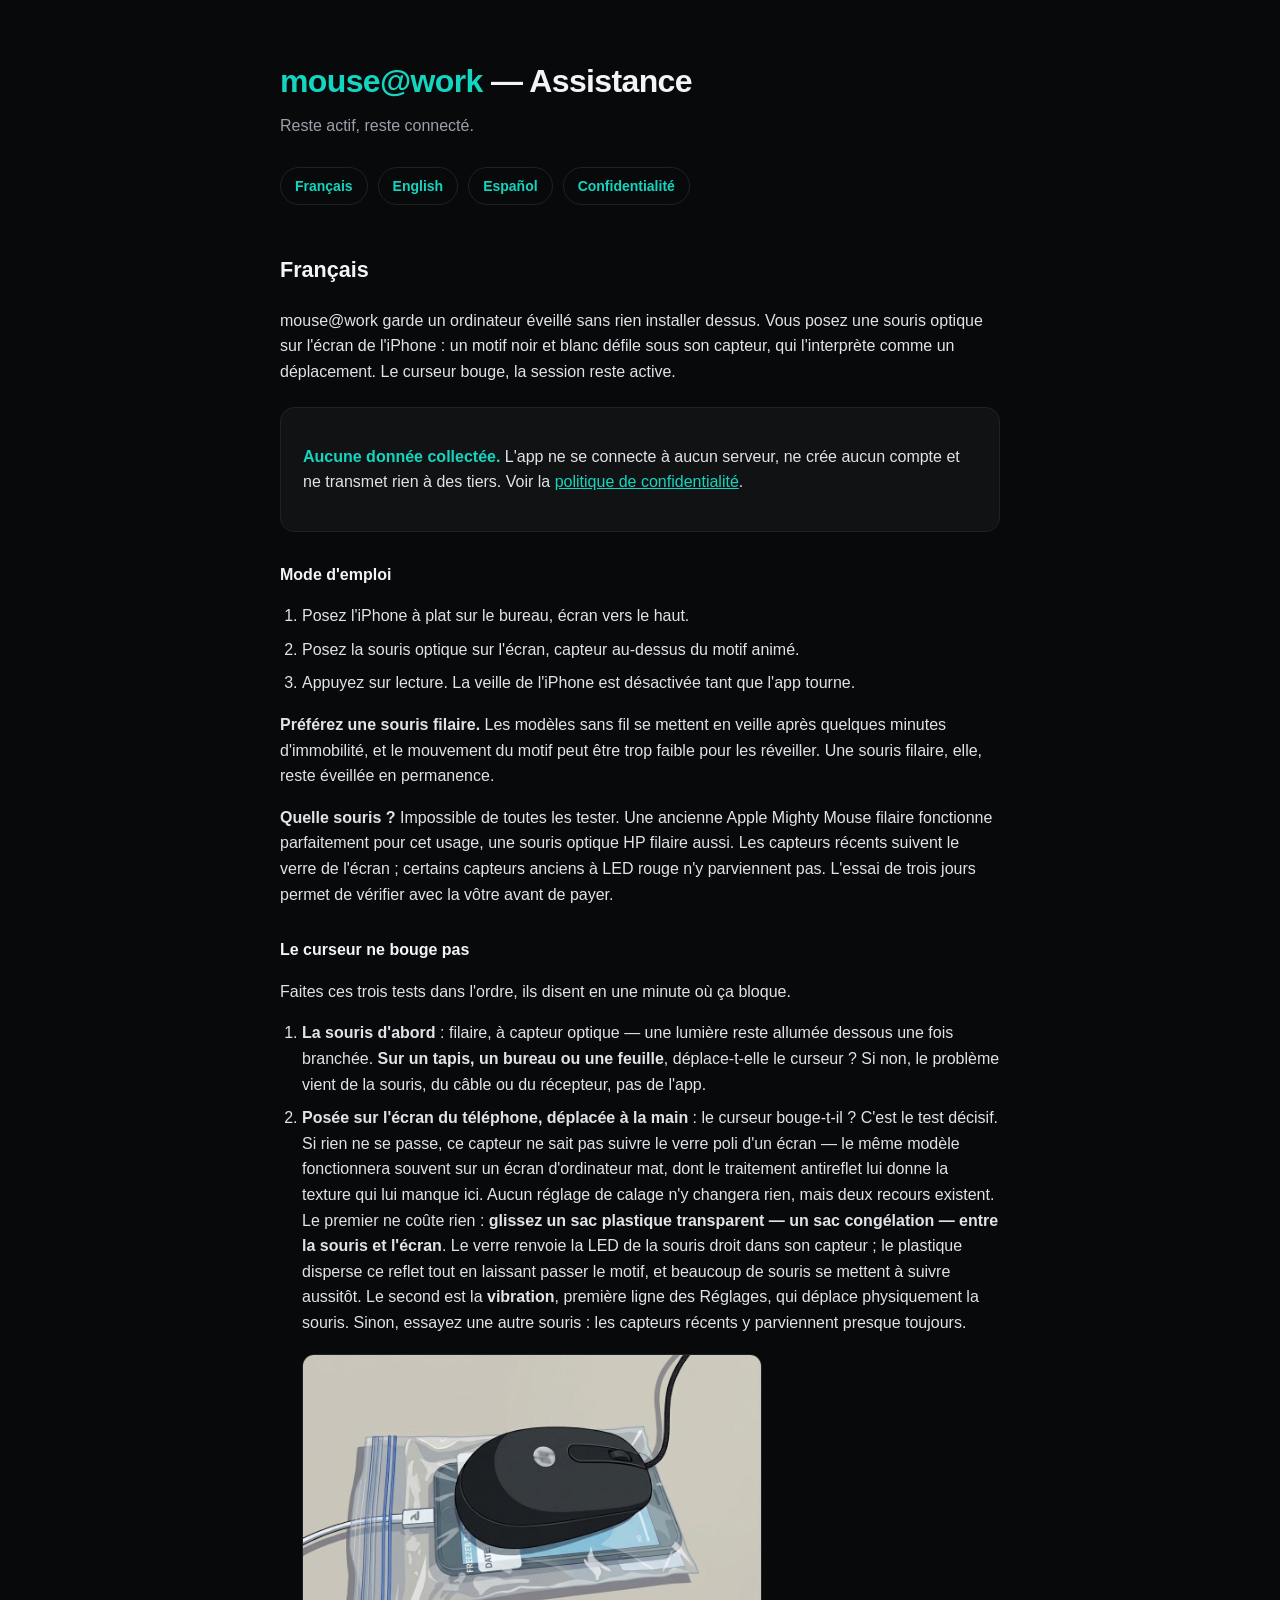
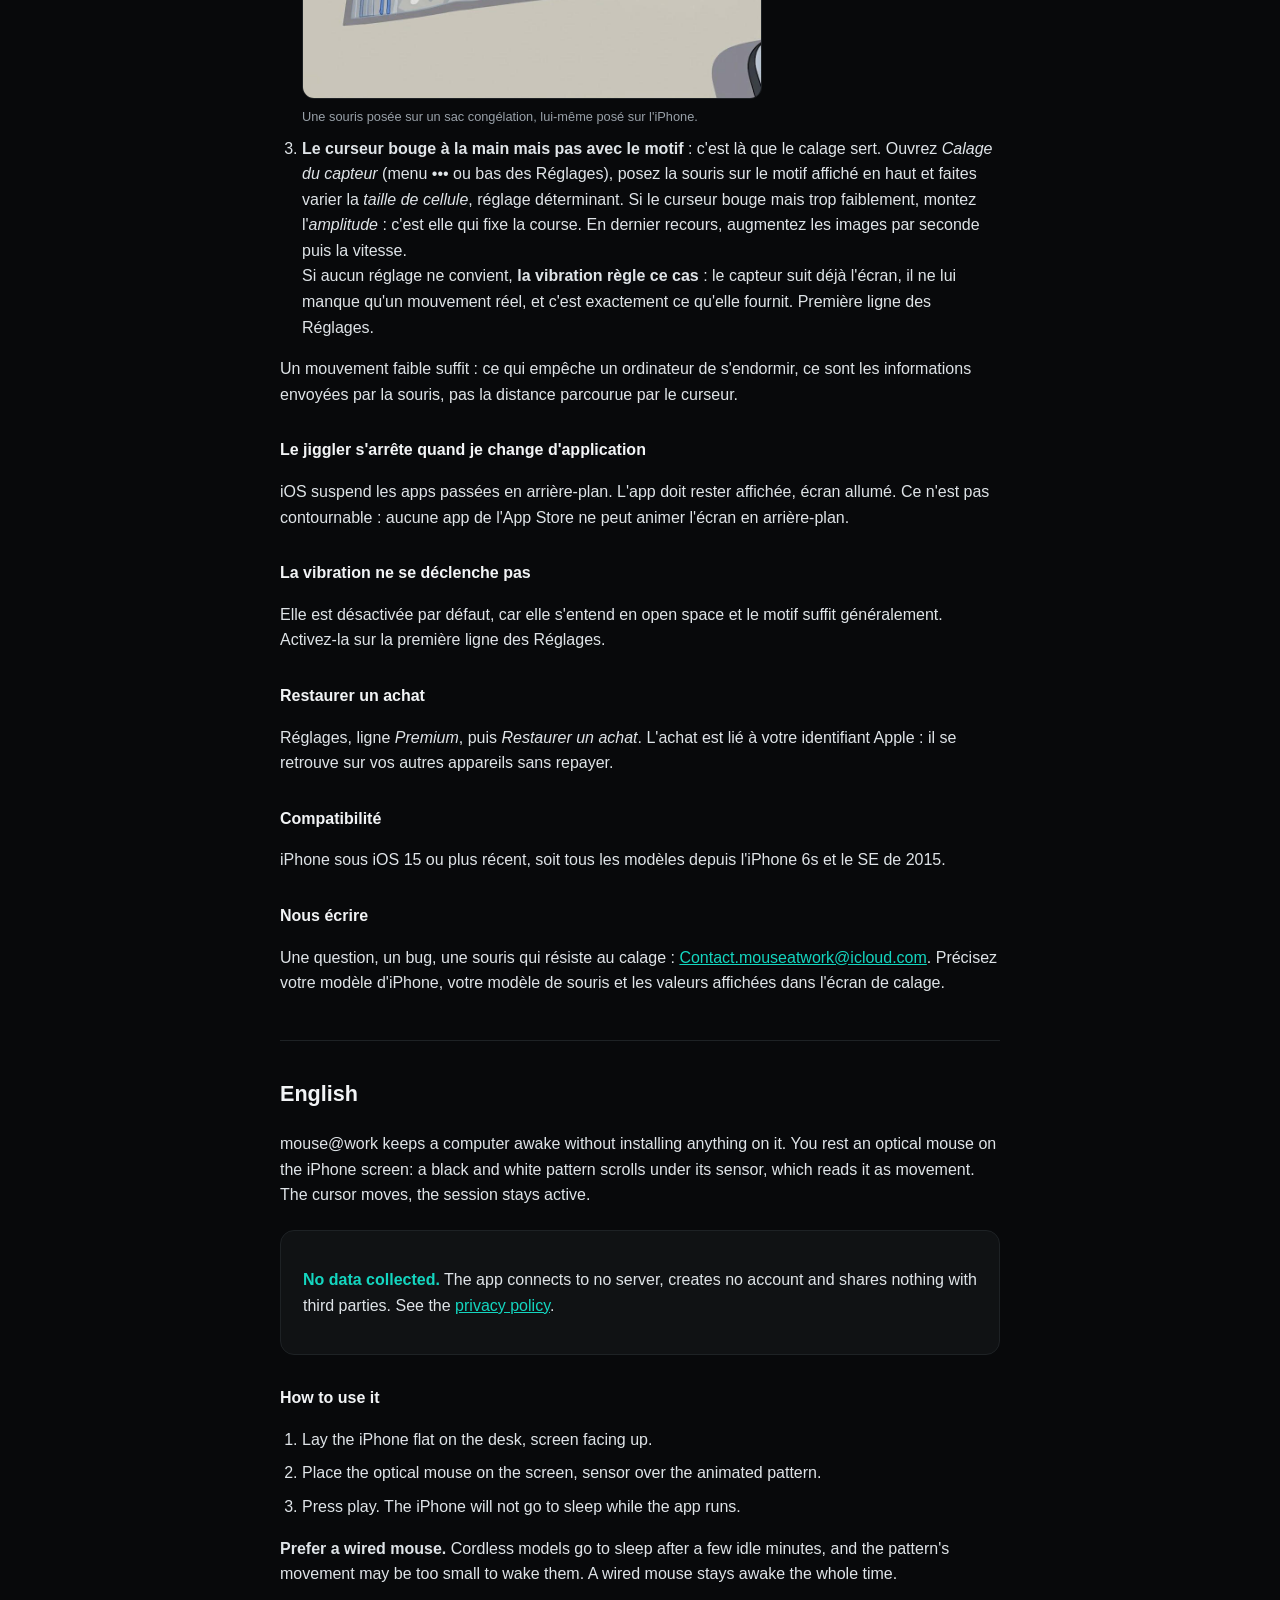
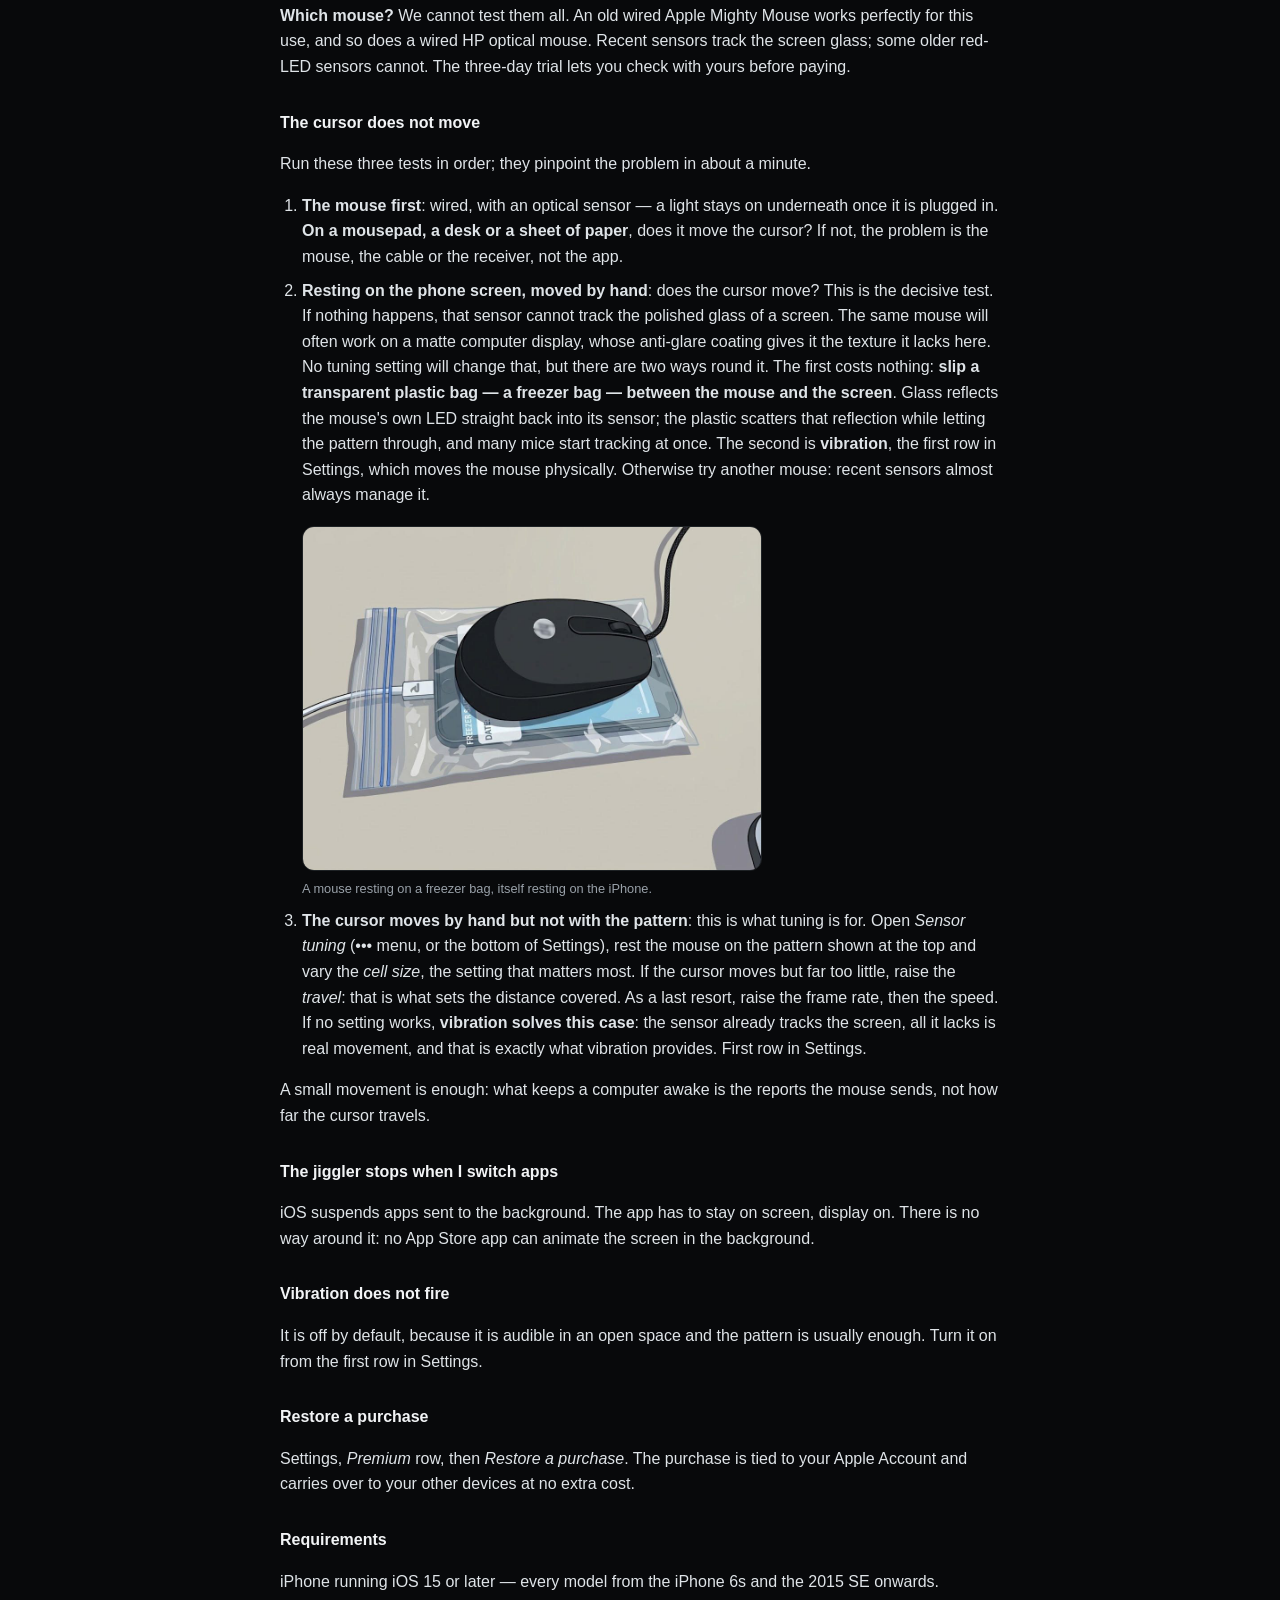
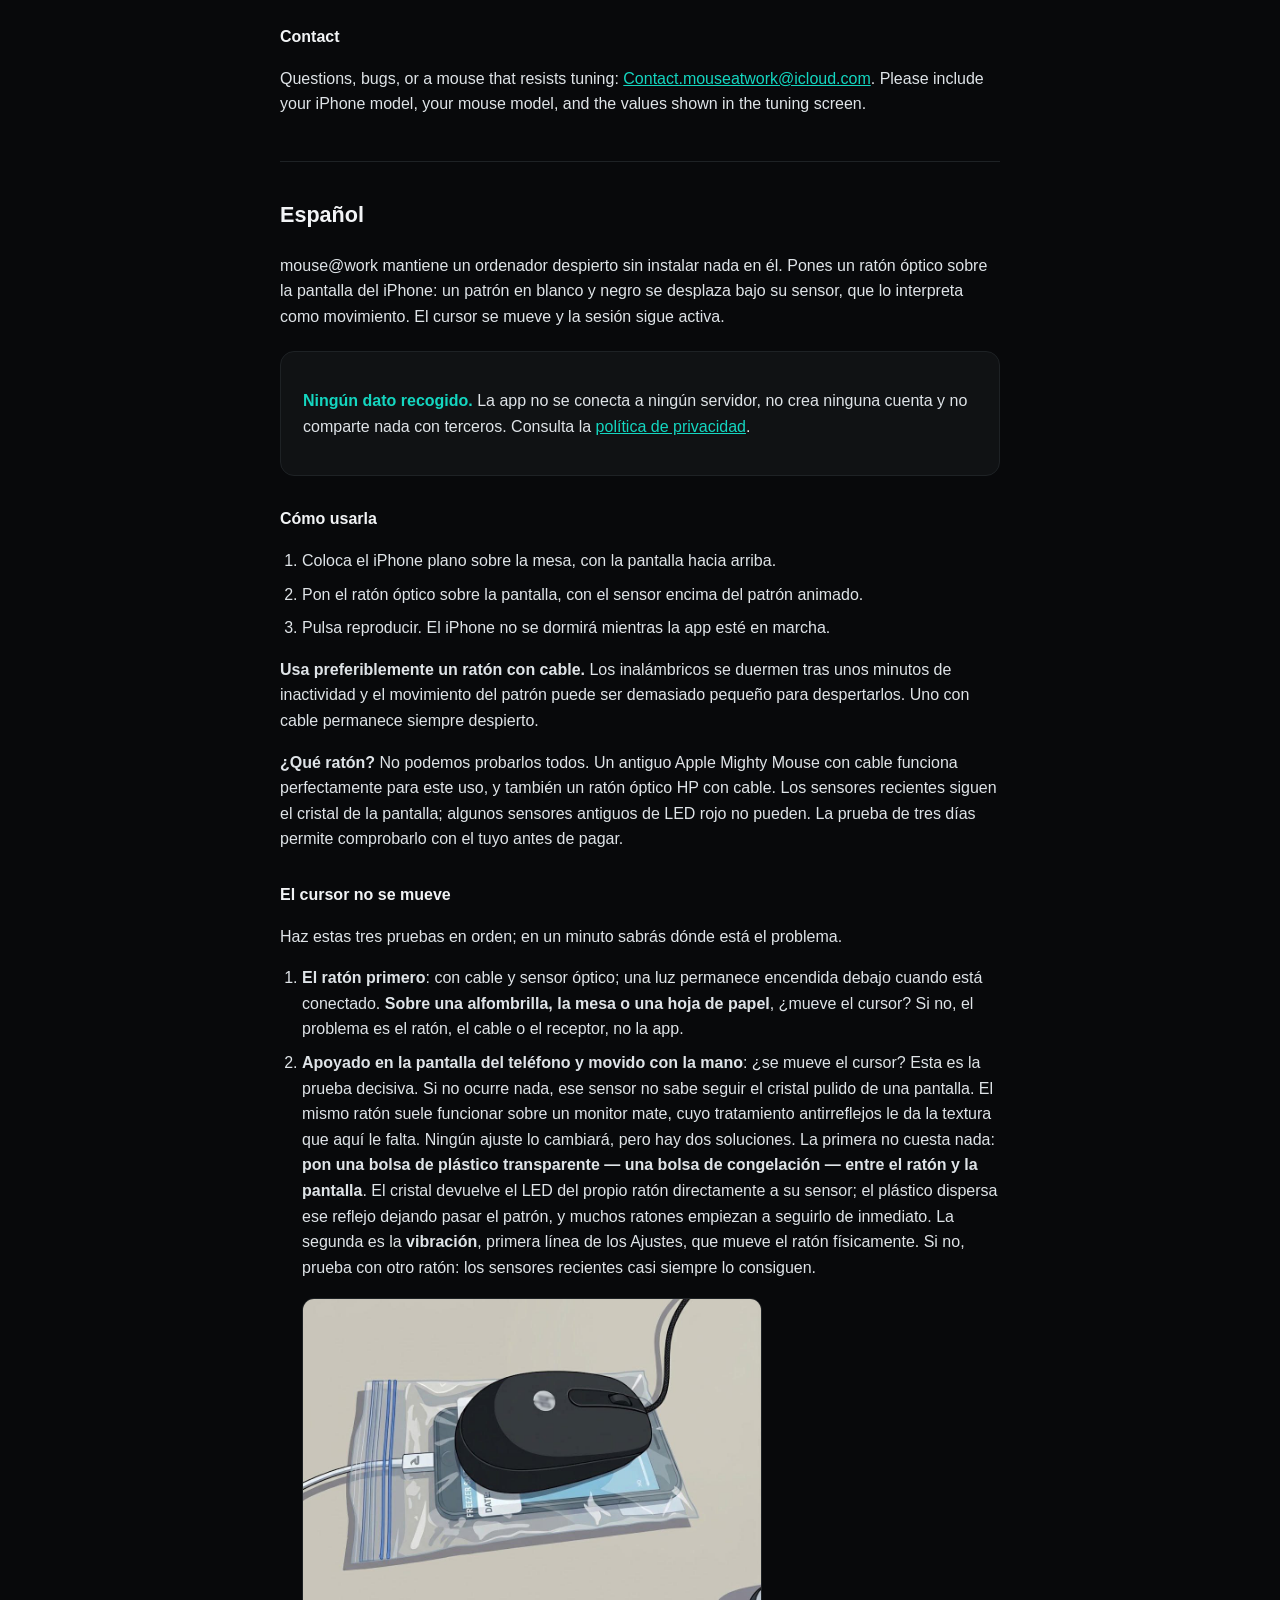
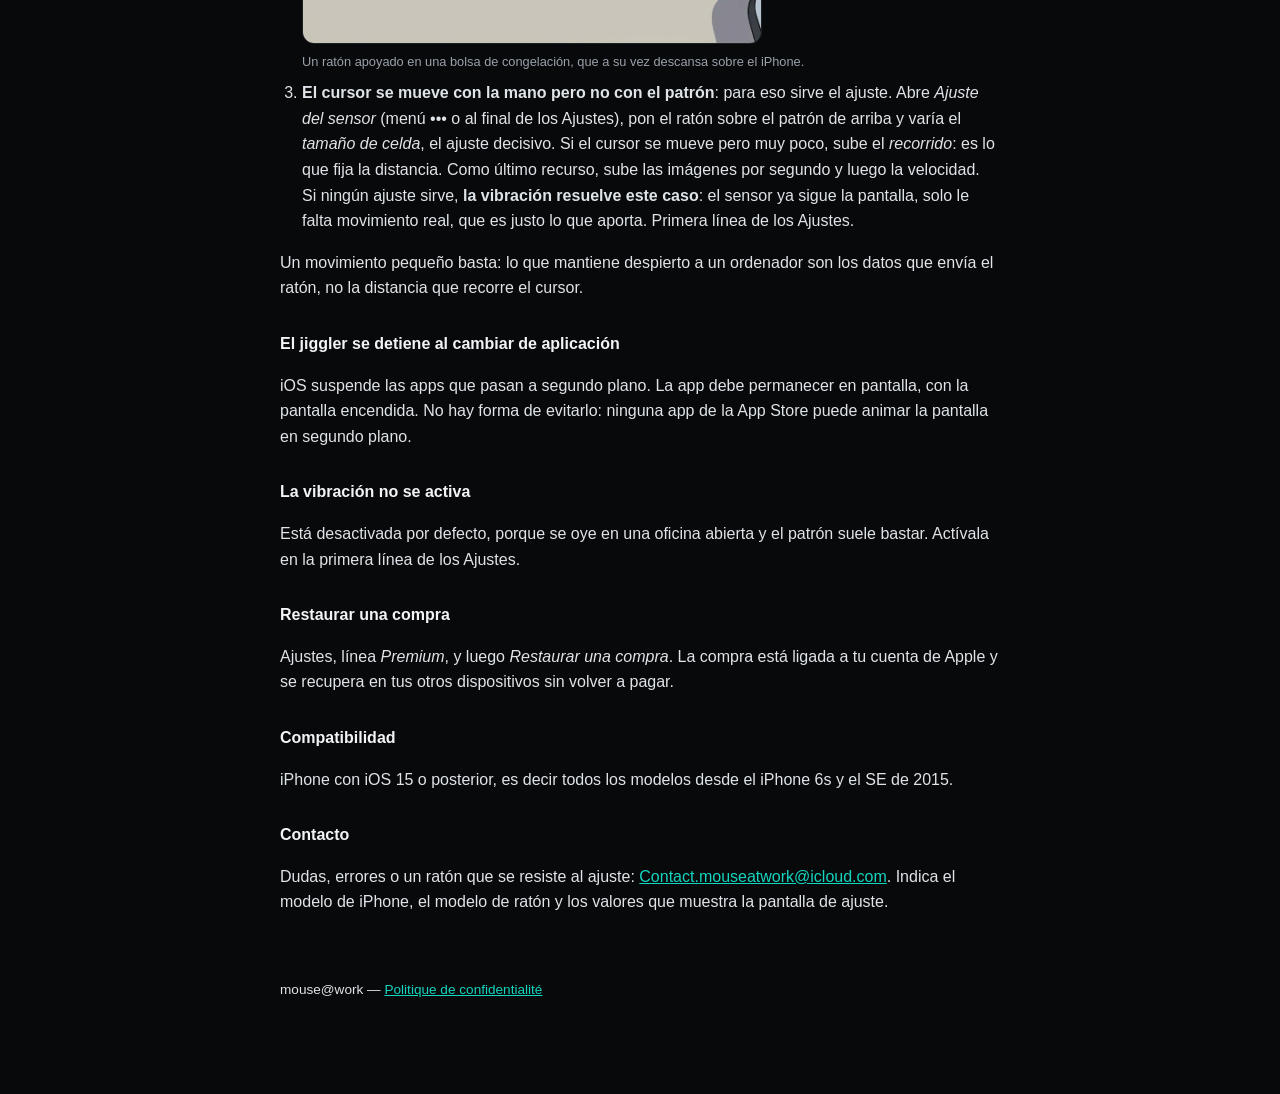
<file: index.html>
<!DOCTYPE html>
<html lang="fr">
<head>
<meta charset="utf-8">
<meta name="viewport" content="width=device-width, initial-scale=1">
<title>mouse@work — Assistance</title>
<link rel="stylesheet" href="style.css">
</head>
<body>
<div class="wrap">

<header>
  <h1><span class="brand">mouse@work</span> — Assistance</h1>
  <p class="tagline">Reste actif, reste connecté.</p>
  <nav>
    <a href="#fr">Français</a>
    <a href="#en">English</a>
    <a href="#es">Español</a>
    <a href="privacy.html">Confidentialité</a>
  </nav>
</header>

<section id="fr">
  <h2>Français</h2>

  <p>mouse@work garde un ordinateur éveillé sans rien installer dessus. Vous posez une souris
  optique sur l'écran de l'iPhone : un motif noir et blanc défile sous son capteur, qui
  l'interprète comme un déplacement. Le curseur bouge, la session reste active.</p>

  <div class="card">
    <p><strong>Aucune donnée collectée.</strong> L'app ne se connecte à aucun serveur, ne crée
    aucun compte et ne transmet rien à des tiers. Voir la
    <a href="privacy.html#fr">politique de confidentialité</a>.</p>
  </div>

  <h3>Mode d'emploi</h3>
  <ol>
    <li>Posez l'iPhone à plat sur le bureau, écran vers le haut.</li>
    <li>Posez la souris optique sur l'écran, capteur au-dessus du motif animé.</li>
    <li>Appuyez sur lecture. La veille de l'iPhone est désactivée tant que l'app tourne.</li>
  </ol>
  <p><strong>Préférez une souris filaire.</strong> Les modèles sans fil se mettent en veille après
  quelques minutes d'immobilité, et le mouvement du motif peut être trop faible pour les réveiller.
  Une souris filaire, elle, reste éveillée en permanence.</p>
  <p><strong>Quelle souris ?</strong> Impossible de toutes les tester. Une ancienne Apple Mighty
  Mouse filaire fonctionne parfaitement pour cet usage, une souris optique HP filaire aussi. Les
  capteurs récents suivent le verre de l'écran ; certains capteurs anciens à LED rouge n'y
  parviennent pas. L'essai de trois jours permet de vérifier avec la vôtre avant de payer.</p>

  <h3>Le curseur ne bouge pas</h3>
  <p>Faites ces trois tests dans l'ordre, ils disent en une minute où ça bloque.</p>
  <ol>
    <li><strong>La souris d'abord</strong> : filaire, à capteur optique — une lumière reste
    allumée dessous une fois branchée. <strong>Sur un tapis, un bureau ou une feuille</strong>,
    déplace-t-elle le curseur ? Si non, le problème vient de la souris, du câble ou du récepteur,
    pas de l'app.</li>
    <li><strong>Posée sur l'écran du téléphone, déplacée à la main</strong> : le curseur bouge-t-il ?
    C'est le test décisif. Si rien ne se passe, ce capteur ne sait pas suivre le verre poli d'un
    écran — le même modèle fonctionnera souvent sur un écran d'ordinateur mat, dont le traitement
    antireflet lui donne la texture qui lui manque ici. Aucun réglage de calage n'y changera rien, mais
    deux recours existent. Le premier ne coûte rien : <strong>glissez un sac plastique transparent
    — un sac congélation — entre la souris et l'écran</strong>. Le verre renvoie la LED de la souris
    droit dans son capteur ; le plastique disperse ce reflet tout en laissant passer le motif, et
    beaucoup de souris se mettent à suivre aussitôt. Le second est la <strong>vibration</strong>,
    première ligne des Réglages, qui déplace physiquement la souris. Sinon, essayez une autre
    souris : les capteurs récents y parviennent presque toujours.
    <figure>
      <img src="plastic-bag-trick.jpg" alt="Une souris posée sur un sac congélation, lui-même posé sur l'iPhone." loading="lazy">
      <figcaption>Une souris posée sur un sac congélation, lui-même posé sur l'iPhone.</figcaption>
    </figure>
  </li>
    <li><strong>Le curseur bouge à la main mais pas avec le motif</strong> : c'est là que le calage
    sert. Ouvrez <em>Calage du capteur</em> (menu ••• ou bas des Réglages), posez la souris sur le
    motif affiché en haut et faites varier la <em>taille de cellule</em>, réglage déterminant. Si le
    curseur bouge mais trop faiblement, montez l'<em>amplitude</em> : c'est elle qui fixe la course.
    En dernier recours, augmentez les images par seconde puis la vitesse.
    <br>Si aucun réglage ne convient, <strong>la vibration règle ce cas</strong> : le capteur suit
    déjà l'écran, il ne lui manque qu'un mouvement réel, et c'est exactement ce qu'elle fournit.
    Première ligne des Réglages.</li>
  </ol>
  <p>Un mouvement faible suffit : ce qui empêche un ordinateur de s'endormir, ce sont les
  informations envoyées par la souris, pas la distance parcourue par le curseur.</p>

  <h3>Le jiggler s'arrête quand je change d'application</h3>
  <p>iOS suspend les apps passées en arrière-plan. L'app doit rester affichée, écran allumé. Ce
  n'est pas contournable : aucune app de l'App Store ne peut animer l'écran en arrière-plan.</p>

  <h3>La vibration ne se déclenche pas</h3>
  <p>Elle est désactivée par défaut, car elle s'entend en open space et le motif suffit
  généralement. Activez-la sur la première ligne des Réglages.</p>

  <h3>Restaurer un achat</h3>
  <p>Réglages, ligne <em>Premium</em>, puis <em>Restaurer un achat</em>. L'achat est lié à votre
  identifiant Apple : il se retrouve sur vos autres appareils sans repayer.</p>

  <h3>Compatibilité</h3>
  <p>iPhone sous iOS 15 ou plus récent, soit tous les modèles depuis l'iPhone 6s et le SE de 2015.</p>

  <h3>Nous écrire</h3>
  <p>Une question, un bug, une souris qui résiste au calage :
  <a href="mailto:Contact.mouseatwork@icloud.com">Contact.mouseatwork@icloud.com</a>. Précisez votre modèle d'iPhone,
  votre modèle de souris et les valeurs affichées dans l'écran de calage.</p>
</section>

<section id="en">
  <h2>English</h2>

  <p>mouse@work keeps a computer awake without installing anything on it. You rest an optical
  mouse on the iPhone screen: a black and white pattern scrolls under its sensor, which reads it
  as movement. The cursor moves, the session stays active.</p>

  <div class="card">
    <p><strong>No data collected.</strong> The app connects to no server, creates no account and
    shares nothing with third parties. See the
    <a href="privacy.html#en">privacy policy</a>.</p>
  </div>

  <h3>How to use it</h3>
  <ol>
    <li>Lay the iPhone flat on the desk, screen facing up.</li>
    <li>Place the optical mouse on the screen, sensor over the animated pattern.</li>
    <li>Press play. The iPhone will not go to sleep while the app runs.</li>
  </ol>
  <p><strong>Prefer a wired mouse.</strong> Cordless models go to sleep after a few idle minutes,
  and the pattern's movement may be too small to wake them. A wired mouse stays awake the whole
  time.</p>
  <p><strong>Which mouse?</strong> We cannot test them all. An old wired Apple Mighty Mouse works
  perfectly for this use, and so does a wired HP optical mouse. Recent sensors track the screen
  glass; some older red-LED sensors cannot. The three-day trial lets you check with yours before
  paying.</p>

  <h3>The cursor does not move</h3>
  <p>Run these three tests in order; they pinpoint the problem in about a minute.</p>
  <ol>
    <li><strong>The mouse first</strong>: wired, with an optical sensor — a light stays on
    underneath once it is plugged in. <strong>On a mousepad, a desk or a sheet of paper</strong>,
    does it move the cursor? If not, the problem is the mouse, the cable or the receiver, not the
    app.</li>
    <li><strong>Resting on the phone screen, moved by hand</strong>: does the cursor move? This is
    the decisive test. If nothing happens, that sensor cannot track the polished glass of a screen.
    The same mouse will often work on a matte computer display, whose anti-glare coating gives it
    the texture it lacks here. No tuning setting will change that, but there are
    two ways round it. The first costs nothing: <strong>slip a transparent plastic bag — a freezer
    bag — between the mouse and the screen</strong>. Glass reflects the mouse's own LED straight
    back into its sensor; the plastic scatters that reflection while letting the pattern through,
    and many mice start tracking at once. The second is <strong>vibration</strong>, the first row in
    Settings, which moves the mouse physically. Otherwise try another mouse: recent sensors almost
    always manage it.
    <figure>
      <img src="plastic-bag-trick.jpg" alt="A mouse resting on a freezer bag, itself resting on the iPhone." loading="lazy">
      <figcaption>A mouse resting on a freezer bag, itself resting on the iPhone.</figcaption>
    </figure>
  </li>
    <li><strong>The cursor moves by hand but not with the pattern</strong>: this is what tuning is
    for. Open <em>Sensor tuning</em> (••• menu, or the bottom of Settings), rest the mouse on the
    pattern shown at the top and vary the <em>cell size</em>, the setting that matters most. If the
    cursor moves but far too little, raise the <em>travel</em>: that is what sets the distance
    covered. As a last resort, raise the frame rate, then the speed.
    <br>If no setting works, <strong>vibration solves this case</strong>: the sensor already tracks
    the screen, all it lacks is real movement, and that is exactly what vibration provides. First
    row in Settings.</li>
  </ol>
  <p>A small movement is enough: what keeps a computer awake is the reports the mouse sends, not
  how far the cursor travels.</p>

  <h3>The jiggler stops when I switch apps</h3>
  <p>iOS suspends apps sent to the background. The app has to stay on screen, display on. There is
  no way around it: no App Store app can animate the screen in the background.</p>

  <h3>Vibration does not fire</h3>
  <p>It is off by default, because it is audible in an open space and the pattern is usually
  enough. Turn it on from the first row in Settings.</p>

  <h3>Restore a purchase</h3>
  <p>Settings, <em>Premium</em> row, then <em>Restore a purchase</em>. The purchase is tied to your
  Apple Account and carries over to your other devices at no extra cost.</p>

  <h3>Requirements</h3>
  <p>iPhone running iOS 15 or later — every model from the iPhone 6s and the 2015 SE onwards.</p>

  <h3>Contact</h3>
  <p>Questions, bugs, or a mouse that resists tuning:
  <a href="mailto:Contact.mouseatwork@icloud.com">Contact.mouseatwork@icloud.com</a>. Please include your iPhone
  model, your mouse model, and the values shown in the tuning screen.</p>
</section>

<section id="es">
  <h2>Español</h2>

  <p>mouse@work mantiene un ordenador despierto sin instalar nada en él. Pones un ratón óptico
  sobre la pantalla del iPhone: un patrón en blanco y negro se desplaza bajo su sensor, que lo
  interpreta como movimiento. El cursor se mueve y la sesión sigue activa.</p>

  <div class="card">
    <p><strong>Ningún dato recogido.</strong> La app no se conecta a ningún servidor, no crea
    ninguna cuenta y no comparte nada con terceros. Consulta la
    <a href="privacy.html#es">política de privacidad</a>.</p>
  </div>

  <h3>Cómo usarla</h3>
  <ol>
    <li>Coloca el iPhone plano sobre la mesa, con la pantalla hacia arriba.</li>
    <li>Pon el ratón óptico sobre la pantalla, con el sensor encima del patrón animado.</li>
    <li>Pulsa reproducir. El iPhone no se dormirá mientras la app esté en marcha.</li>
  </ol>
  <p><strong>Usa preferiblemente un ratón con cable.</strong> Los inalámbricos se duermen tras unos
  minutos de inactividad y el movimiento del patrón puede ser demasiado pequeño para despertarlos.
  Uno con cable permanece siempre despierto.</p>
  <p><strong>¿Qué ratón?</strong> No podemos probarlos todos. Un antiguo Apple Mighty Mouse con
  cable funciona perfectamente para este uso, y también un ratón óptico HP con cable. Los sensores
  recientes siguen el cristal de la pantalla; algunos sensores antiguos de LED rojo no pueden. La
  prueba de tres días permite comprobarlo con el tuyo antes de pagar.</p>

  <h3>El cursor no se mueve</h3>
  <p>Haz estas tres pruebas en orden; en un minuto sabrás dónde está el problema.</p>
  <ol>
    <li><strong>El ratón primero</strong>: con cable y sensor óptico; una luz permanece
    encendida debajo cuando está conectado. <strong>Sobre una alfombrilla, la mesa o una hoja de
    papel</strong>, ¿mueve el cursor? Si no, el problema es el ratón, el cable o el receptor, no la
    app.</li>
    <li><strong>Apoyado en la pantalla del teléfono y movido con la mano</strong>: ¿se mueve el
    cursor? Esta es la prueba decisiva. Si no ocurre nada, ese sensor no sabe seguir el cristal
    pulido de una pantalla. El mismo ratón suele funcionar sobre un monitor mate, cuyo tratamiento
    antirreflejos le da la textura que aquí le falta. Ningún ajuste lo cambiará, pero hay dos
    soluciones. La primera no cuesta nada: <strong>pon una bolsa de plástico transparente — una
    bolsa de congelación — entre el ratón y la pantalla</strong>. El cristal devuelve el LED del
    propio ratón directamente a su sensor; el plástico dispersa ese reflejo dejando pasar el patrón,
    y muchos ratones empiezan a seguirlo de inmediato. La segunda es la <strong>vibración</strong>,
    primera línea de los Ajustes, que mueve el ratón físicamente. Si no, prueba con otro ratón: los
    sensores recientes casi siempre lo consiguen.
    <figure>
      <img src="plastic-bag-trick.jpg" alt="Un ratón apoyado en una bolsa de congelación, que a su vez descansa sobre el iPhone." loading="lazy">
      <figcaption>Un ratón apoyado en una bolsa de congelación, que a su vez descansa sobre el iPhone.</figcaption>
    </figure>
  </li>
    <li><strong>El cursor se mueve con la mano pero no con el patrón</strong>: para eso sirve el
    ajuste. Abre <em>Ajuste del sensor</em> (menú ••• o al final de los Ajustes), pon el ratón sobre
    el patrón de arriba y varía el <em>tamaño de celda</em>, el ajuste decisivo. Si el cursor se
    mueve pero muy poco, sube el <em>recorrido</em>: es lo que fija la distancia. Como último
    recurso, sube las imágenes por segundo y luego la velocidad.
    <br>Si ningún ajuste sirve, <strong>la vibración resuelve este caso</strong>: el sensor ya sigue
    la pantalla, solo le falta movimiento real, que es justo lo que aporta. Primera línea de los
    Ajustes.</li>
  </ol>
  <p>Un movimiento pequeño basta: lo que mantiene despierto a un ordenador son los datos que envía
  el ratón, no la distancia que recorre el cursor.</p>

  <h3>El jiggler se detiene al cambiar de aplicación</h3>
  <p>iOS suspende las apps que pasan a segundo plano. La app debe permanecer en pantalla, con la
  pantalla encendida. No hay forma de evitarlo: ninguna app de la App Store puede animar la
  pantalla en segundo plano.</p>

  <h3>La vibración no se activa</h3>
  <p>Está desactivada por defecto, porque se oye en una oficina abierta y el patrón suele bastar.
  Actívala en la primera línea de los Ajustes.</p>

  <h3>Restaurar una compra</h3>
  <p>Ajustes, línea <em>Premium</em>, y luego <em>Restaurar una compra</em>. La compra está ligada
  a tu cuenta de Apple y se recupera en tus otros dispositivos sin volver a pagar.</p>

  <h3>Compatibilidad</h3>
  <p>iPhone con iOS 15 o posterior, es decir todos los modelos desde el iPhone 6s y el SE de 2015.</p>

  <h3>Contacto</h3>
  <p>Dudas, errores o un ratón que se resiste al ajuste:
  <a href="mailto:Contact.mouseatwork@icloud.com">Contact.mouseatwork@icloud.com</a>. Indica el modelo de iPhone, el
  modelo de ratón y los valores que muestra la pantalla de ajuste.</p>
</section>

<footer>
  <p>mouse@work — <a href="privacy.html">Politique de confidentialité</a></p>
</footer>

</div>
</body>
</html>
</file>
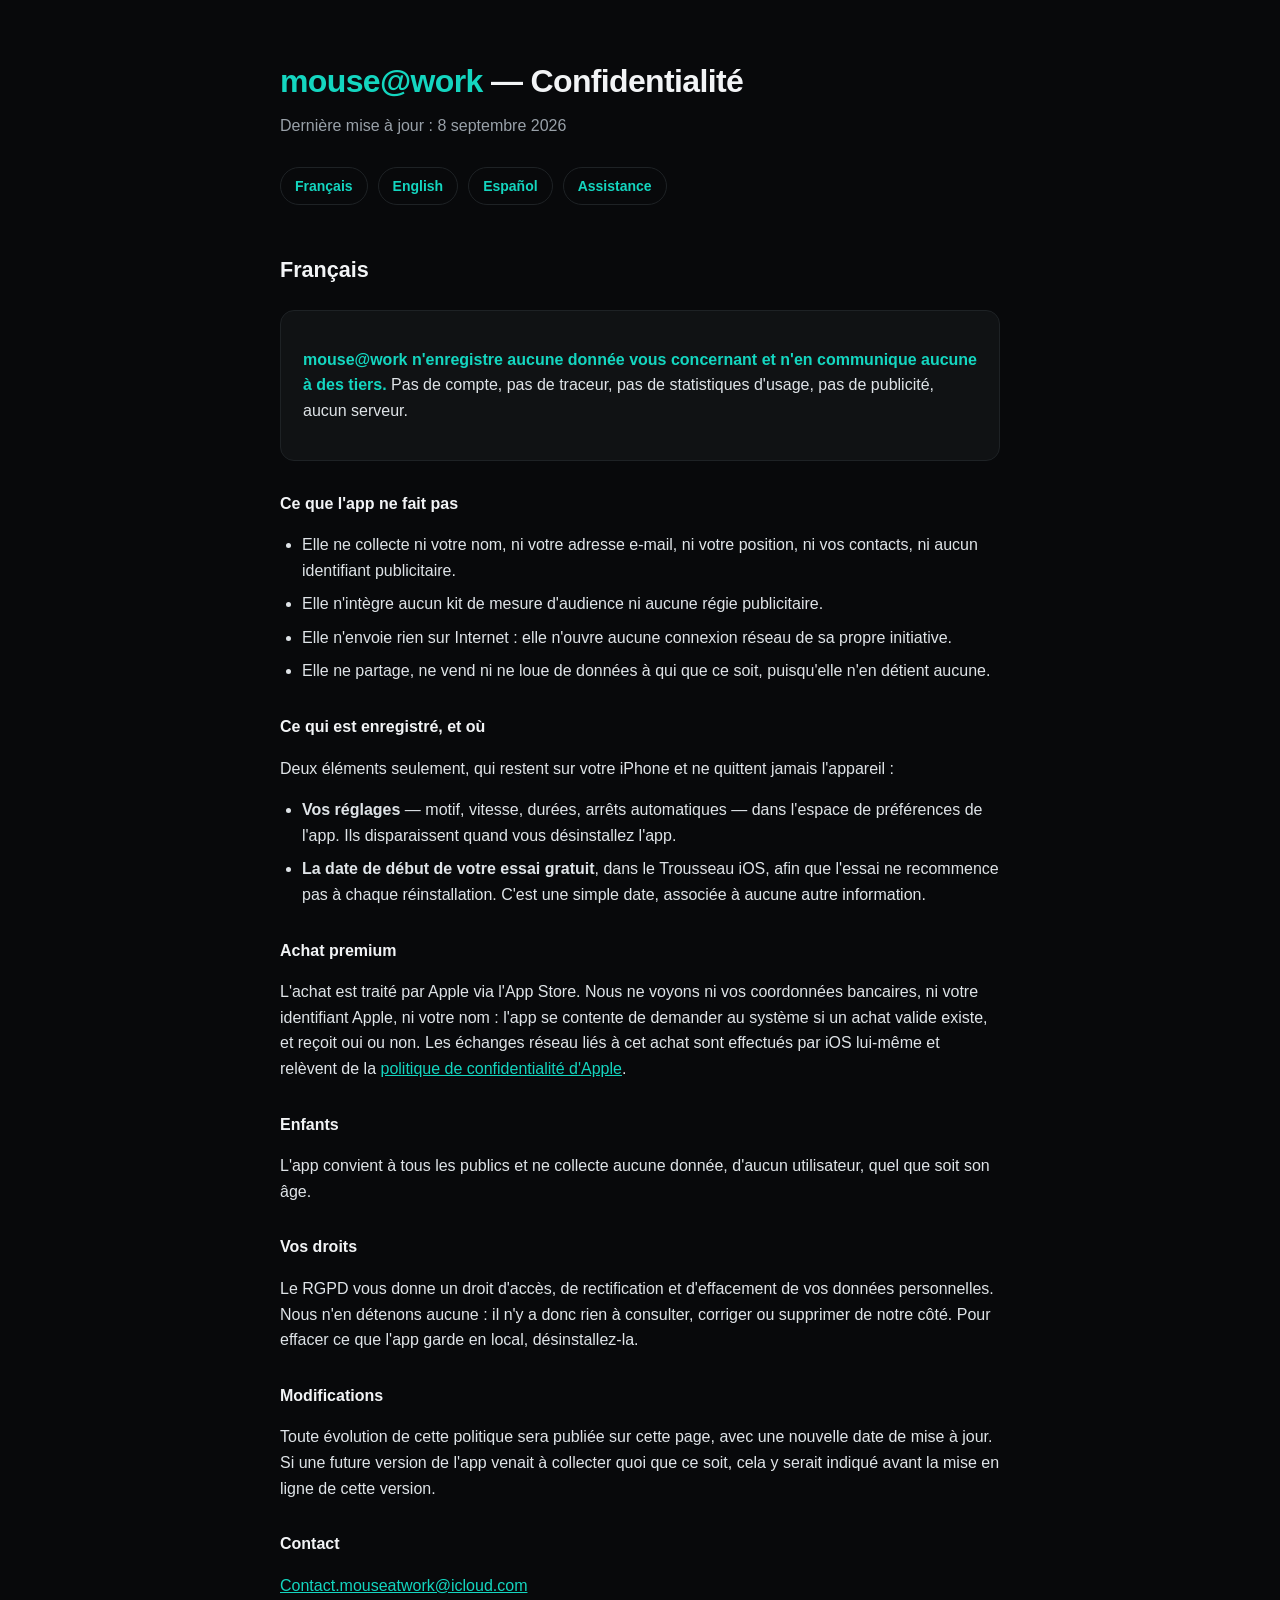
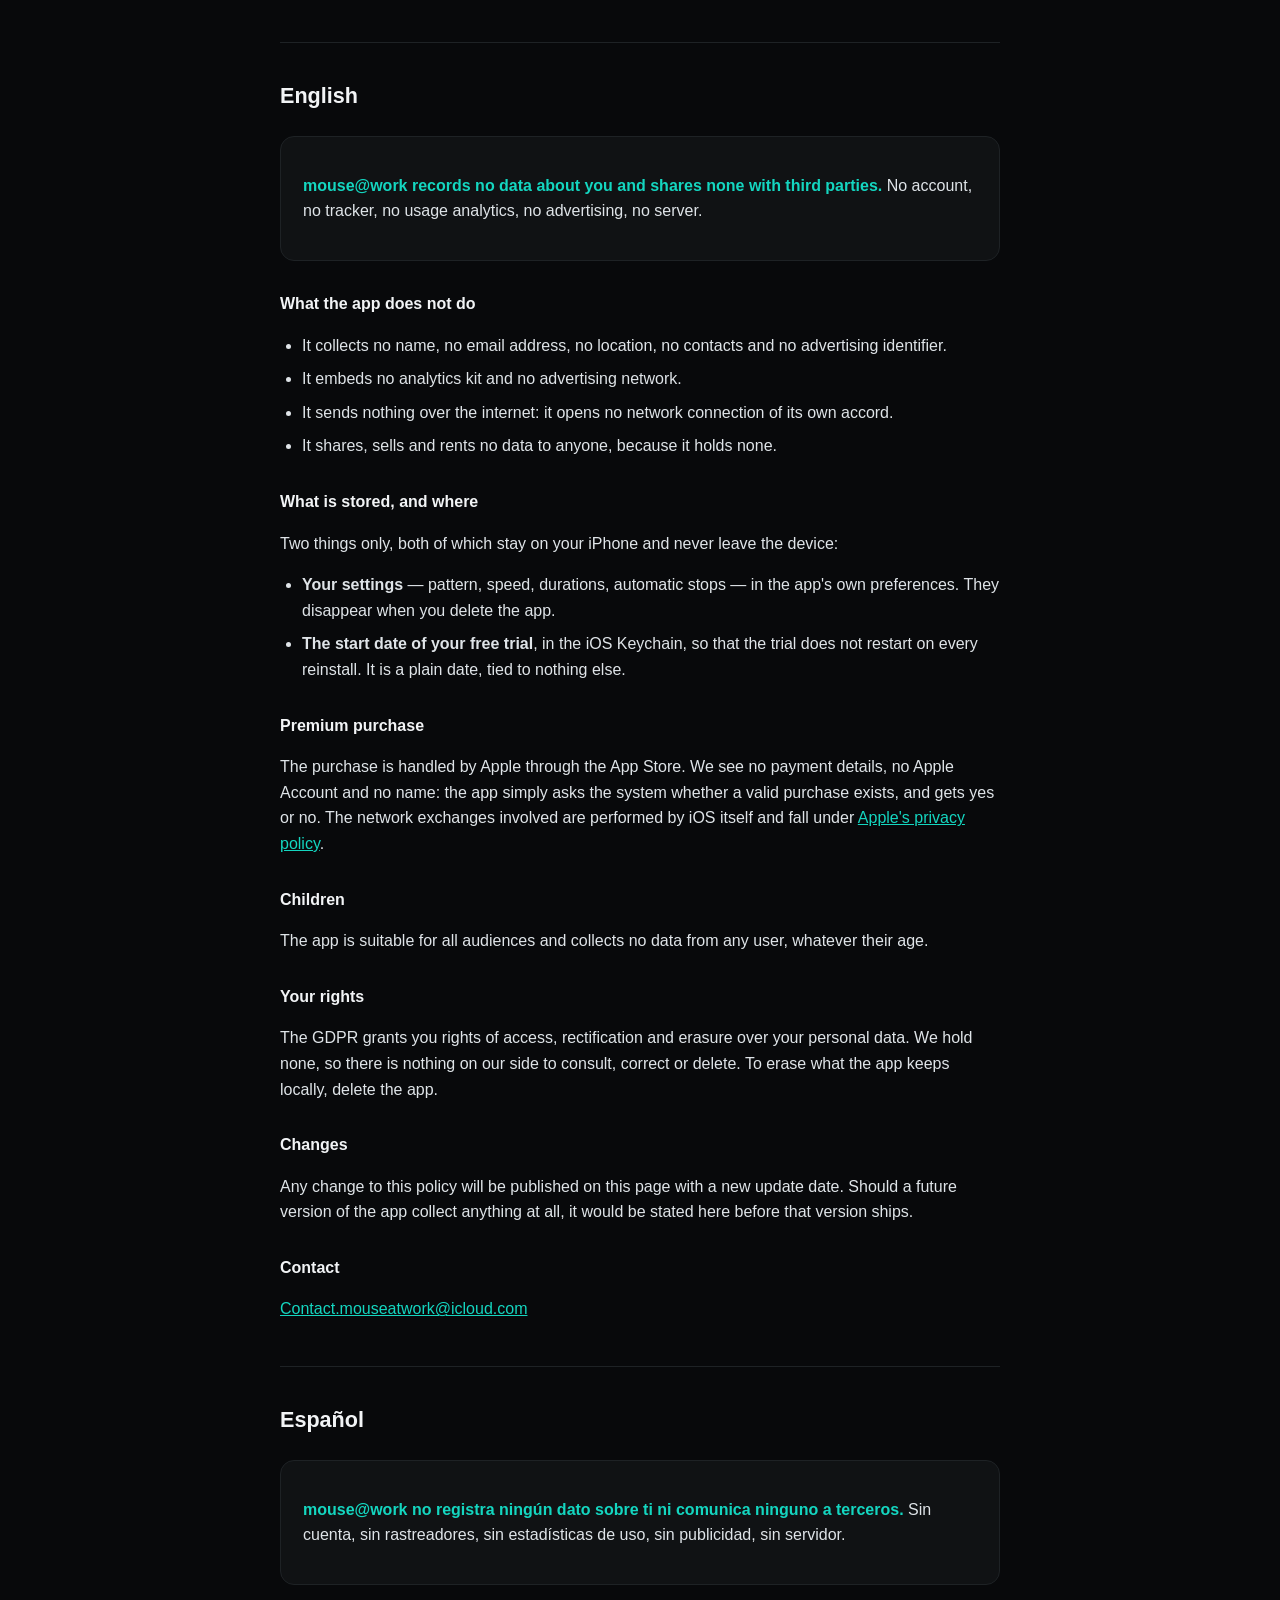
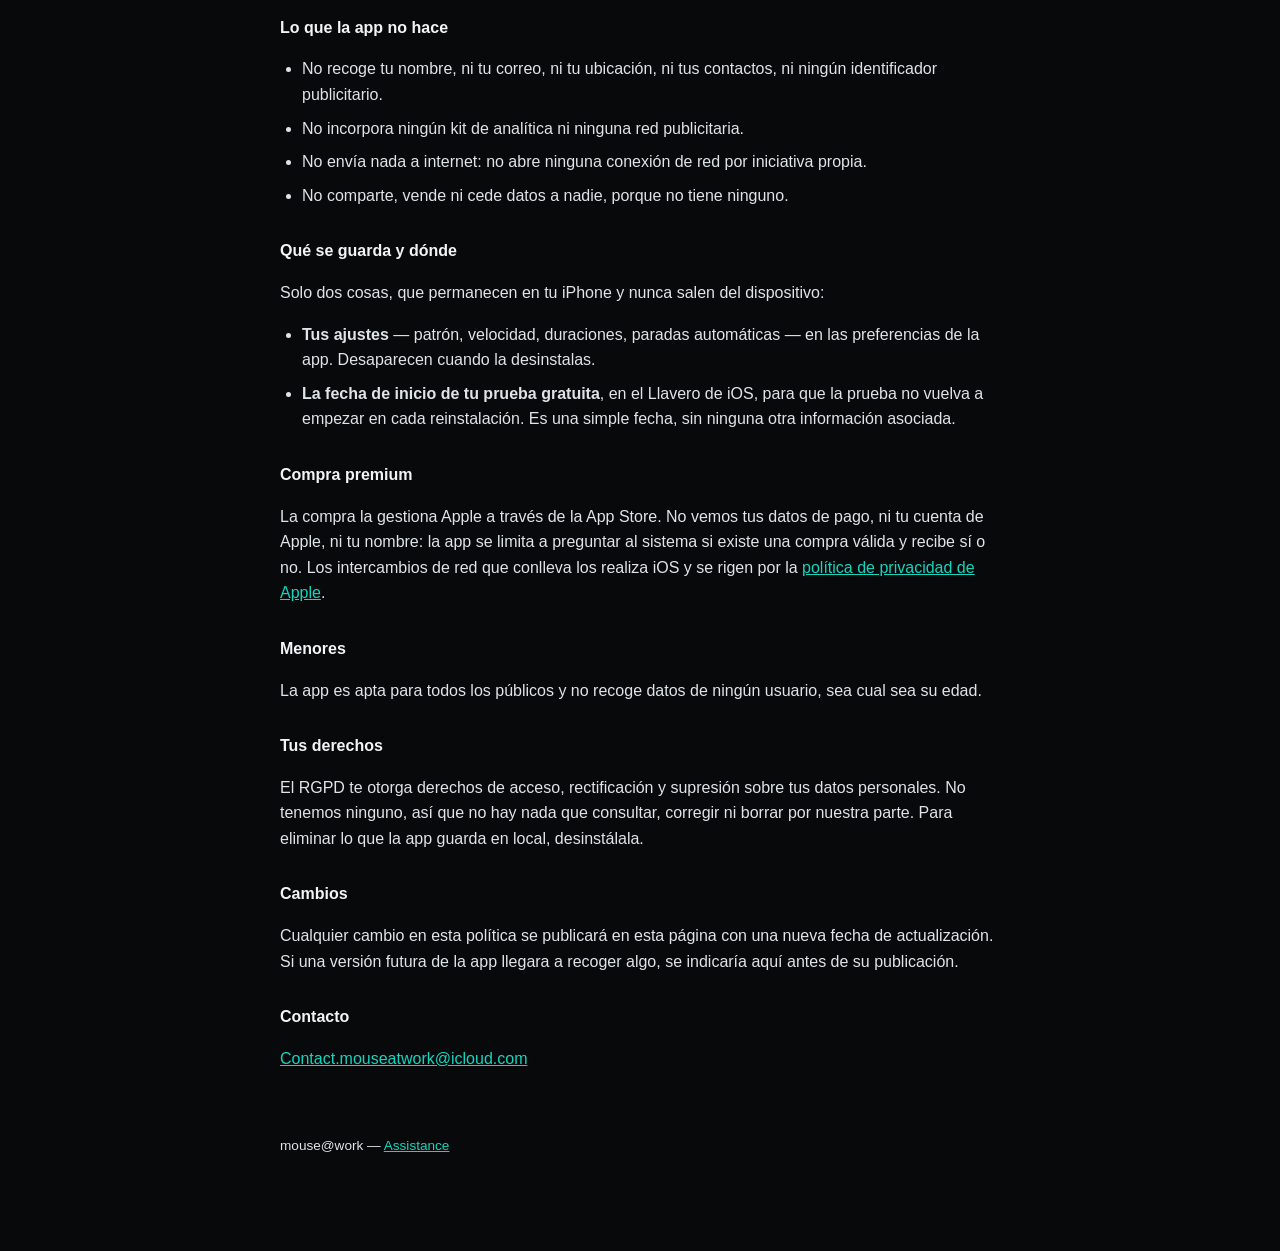
<file: privacy.html>
<!DOCTYPE html>
<html lang="fr">
<head>
<meta charset="utf-8">
<meta name="viewport" content="width=device-width, initial-scale=1">
<title>mouse@work — Politique de confidentialité</title>
<link rel="stylesheet" href="style.css">
</head>
<body>
<div class="wrap">

<header>
  <h1><span class="brand">mouse@work</span> — Confidentialité</h1>
  <p class="tagline">Dernière mise à jour : 8 septembre 2026</p>
  <nav>
    <a href="#fr">Français</a>
    <a href="#en">English</a>
    <a href="#es">Español</a>
    <a href="index.html">Assistance</a>
  </nav>
</header>

<section id="fr">
  <h2>Français</h2>

  <div class="card">
    <p><strong>mouse@work n'enregistre aucune donnée vous concernant et n'en communique aucune à
    des tiers.</strong> Pas de compte, pas de traceur, pas de statistiques d'usage, pas de
    publicité, aucun serveur.</p>
  </div>

  <h3>Ce que l'app ne fait pas</h3>
  <ul>
    <li>Elle ne collecte ni votre nom, ni votre adresse e-mail, ni votre position, ni vos contacts,
    ni aucun identifiant publicitaire.</li>
    <li>Elle n'intègre aucun kit de mesure d'audience ni aucune régie publicitaire.</li>
    <li>Elle n'envoie rien sur Internet : elle n'ouvre aucune connexion réseau de sa propre
    initiative.</li>
    <li>Elle ne partage, ne vend ni ne loue de données à qui que ce soit, puisqu'elle n'en détient
    aucune.</li>
  </ul>

  <h3>Ce qui est enregistré, et où</h3>
  <p>Deux éléments seulement, qui restent sur votre iPhone et ne quittent jamais l'appareil :</p>
  <ul>
    <li><strong>Vos réglages</strong> — motif, vitesse, durées, arrêts automatiques — dans l'espace
    de préférences de l'app. Ils disparaissent quand vous désinstallez l'app.</li>
    <li><strong>La date de début de votre essai gratuit</strong>, dans le Trousseau iOS, afin que
    l'essai ne recommence pas à chaque réinstallation. C'est une simple date, associée à aucune
    autre information.</li>
  </ul>

  <h3>Achat premium</h3>
  <p>L'achat est traité par Apple via l'App Store. Nous ne voyons ni vos coordonnées bancaires, ni
  votre identifiant Apple, ni votre nom : l'app se contente de demander au système si un achat
  valide existe, et reçoit oui ou non. Les échanges réseau liés à cet achat sont effectués par iOS
  lui-même et relèvent de la
  <a href="https://www.apple.com/legal/privacy/fr-ww/">politique de confidentialité d'Apple</a>.</p>

  <h3>Enfants</h3>
  <p>L'app convient à tous les publics et ne collecte aucune donnée, d'aucun utilisateur, quel que
  soit son âge.</p>

  <h3>Vos droits</h3>
  <p>Le RGPD vous donne un droit d'accès, de rectification et d'effacement de vos données
  personnelles. Nous n'en détenons aucune : il n'y a donc rien à consulter, corriger ou supprimer
  de notre côté. Pour effacer ce que l'app garde en local, désinstallez-la.</p>

  <h3>Modifications</h3>
  <p>Toute évolution de cette politique sera publiée sur cette page, avec une nouvelle date de mise
  à jour. Si une future version de l'app venait à collecter quoi que ce soit, cela y serait indiqué
  avant la mise en ligne de cette version.</p>

  <h3>Contact</h3>
  <p><a href="mailto:Contact.mouseatwork@icloud.com">Contact.mouseatwork@icloud.com</a></p>
</section>

<section id="en">
  <h2>English</h2>

  <div class="card">
    <p><strong>mouse@work records no data about you and shares none with third parties.</strong>
    No account, no tracker, no usage analytics, no advertising, no server.</p>
  </div>

  <h3>What the app does not do</h3>
  <ul>
    <li>It collects no name, no email address, no location, no contacts and no advertising
    identifier.</li>
    <li>It embeds no analytics kit and no advertising network.</li>
    <li>It sends nothing over the internet: it opens no network connection of its own accord.</li>
    <li>It shares, sells and rents no data to anyone, because it holds none.</li>
  </ul>

  <h3>What is stored, and where</h3>
  <p>Two things only, both of which stay on your iPhone and never leave the device:</p>
  <ul>
    <li><strong>Your settings</strong> — pattern, speed, durations, automatic stops — in the app's
    own preferences. They disappear when you delete the app.</li>
    <li><strong>The start date of your free trial</strong>, in the iOS Keychain, so that the trial
    does not restart on every reinstall. It is a plain date, tied to nothing else.</li>
  </ul>

  <h3>Premium purchase</h3>
  <p>The purchase is handled by Apple through the App Store. We see no payment details, no Apple
  Account and no name: the app simply asks the system whether a valid purchase exists, and gets
  yes or no. The network exchanges involved are performed by iOS itself and fall under
  <a href="https://www.apple.com/legal/privacy/">Apple's privacy policy</a>.</p>

  <h3>Children</h3>
  <p>The app is suitable for all audiences and collects no data from any user, whatever their
  age.</p>

  <h3>Your rights</h3>
  <p>The GDPR grants you rights of access, rectification and erasure over your personal data. We
  hold none, so there is nothing on our side to consult, correct or delete. To erase what the app
  keeps locally, delete the app.</p>

  <h3>Changes</h3>
  <p>Any change to this policy will be published on this page with a new update date. Should a
  future version of the app collect anything at all, it would be stated here before that version
  ships.</p>

  <h3>Contact</h3>
  <p><a href="mailto:Contact.mouseatwork@icloud.com">Contact.mouseatwork@icloud.com</a></p>
</section>

<section id="es">
  <h2>Español</h2>

  <div class="card">
    <p><strong>mouse@work no registra ningún dato sobre ti ni comunica ninguno a terceros.</strong>
    Sin cuenta, sin rastreadores, sin estadísticas de uso, sin publicidad, sin servidor.</p>
  </div>

  <h3>Lo que la app no hace</h3>
  <ul>
    <li>No recoge tu nombre, ni tu correo, ni tu ubicación, ni tus contactos, ni ningún
    identificador publicitario.</li>
    <li>No incorpora ningún kit de analítica ni ninguna red publicitaria.</li>
    <li>No envía nada a internet: no abre ninguna conexión de red por iniciativa propia.</li>
    <li>No comparte, vende ni cede datos a nadie, porque no tiene ninguno.</li>
  </ul>

  <h3>Qué se guarda y dónde</h3>
  <p>Solo dos cosas, que permanecen en tu iPhone y nunca salen del dispositivo:</p>
  <ul>
    <li><strong>Tus ajustes</strong> — patrón, velocidad, duraciones, paradas automáticas — en las
    preferencias de la app. Desaparecen cuando la desinstalas.</li>
    <li><strong>La fecha de inicio de tu prueba gratuita</strong>, en el Llavero de iOS, para que la
    prueba no vuelva a empezar en cada reinstalación. Es una simple fecha, sin ninguna otra
    información asociada.</li>
  </ul>

  <h3>Compra premium</h3>
  <p>La compra la gestiona Apple a través de la App Store. No vemos tus datos de pago, ni tu cuenta
  de Apple, ni tu nombre: la app se limita a preguntar al sistema si existe una compra válida y
  recibe sí o no. Los intercambios de red que conlleva los realiza iOS y se rigen por la
  <a href="https://www.apple.com/legal/privacy/es/">política de privacidad de Apple</a>.</p>

  <h3>Menores</h3>
  <p>La app es apta para todos los públicos y no recoge datos de ningún usuario, sea cual sea su
  edad.</p>

  <h3>Tus derechos</h3>
  <p>El RGPD te otorga derechos de acceso, rectificación y supresión sobre tus datos personales. No
  tenemos ninguno, así que no hay nada que consultar, corregir ni borrar por nuestra parte. Para
  eliminar lo que la app guarda en local, desinstálala.</p>

  <h3>Cambios</h3>
  <p>Cualquier cambio en esta política se publicará en esta página con una nueva fecha de
  actualización. Si una versión futura de la app llegara a recoger algo, se indicaría aquí antes de
  su publicación.</p>

  <h3>Contacto</h3>
  <p><a href="mailto:Contact.mouseatwork@icloud.com">Contact.mouseatwork@icloud.com</a></p>
</section>

<footer>
  <p>mouse@work — <a href="index.html">Assistance</a></p>
</footer>

</div>
</body>
</html>
</file>
<file: style.css>
/* Feuille commune aux pages d'assistance et de confidentialité. Reprend la palette de l'app :
   fond quasi noir, accent turquoise, typographie système. */
:root {
  --bg: #08090b;
  --surface: #101214;
  --line: #1e2225;
  --text: #f2f4f6;
  --muted: #99a1a9;
  --accent: #14d6c0;
}
* { box-sizing: border-box; }
body {
  margin: 0;
  padding: 0 20px 80px;
  background: var(--bg);
  color: var(--text);
  font: 16px/1.6 -apple-system, BlinkMacSystemFont, "Segoe UI", Roboto, Helvetica, Arial, sans-serif;
}
.wrap { max-width: 720px; margin: 0 auto; }
header { padding: 56px 0 8px; }
h1 { font-size: 2rem; margin: 0 0 6px; letter-spacing: -0.02em; }
h1 .brand { color: var(--accent); }
.tagline { color: var(--muted); margin: 0 0 28px; }
nav { display: flex; gap: 10px; flex-wrap: wrap; margin-bottom: 40px; }
nav a {
  color: var(--accent); text-decoration: none; font-size: .875rem; font-weight: 600;
  border: 1px solid var(--line); border-radius: 999px; padding: 7px 14px;
}
nav a:hover { border-color: var(--accent); }
section { border-top: 1px solid var(--line); padding-top: 36px; margin-top: 44px; }
section:first-of-type { border-top: 0; margin-top: 0; padding-top: 0; }
h2 { font-size: 1.35rem; margin: 0 0 20px; }
h3 { font-size: 1rem; margin: 30px 0 8px; }
p, li { color: #dfe4e8; }
.muted { color: var(--muted); font-size: .9rem; }
ol, ul { padding-left: 22px; }
li { margin-bottom: 8px; }
.card {
  background: var(--surface); border: 1px solid var(--line); border-radius: 14px;
  padding: 20px 22px; margin: 22px 0;
}
.card strong { color: var(--accent); }
a { color: var(--accent); }
footer { margin-top: 64px; color: var(--muted); font-size: .85rem; }

figure { margin: 18px 0 4px; }
figure img {
  width: 100%; max-width: 460px; display: block;
  border: 1px solid var(--line); border-radius: 12px;
}
figcaption { color: var(--muted); font-size: .8rem; margin-top: 8px; }
</file>
